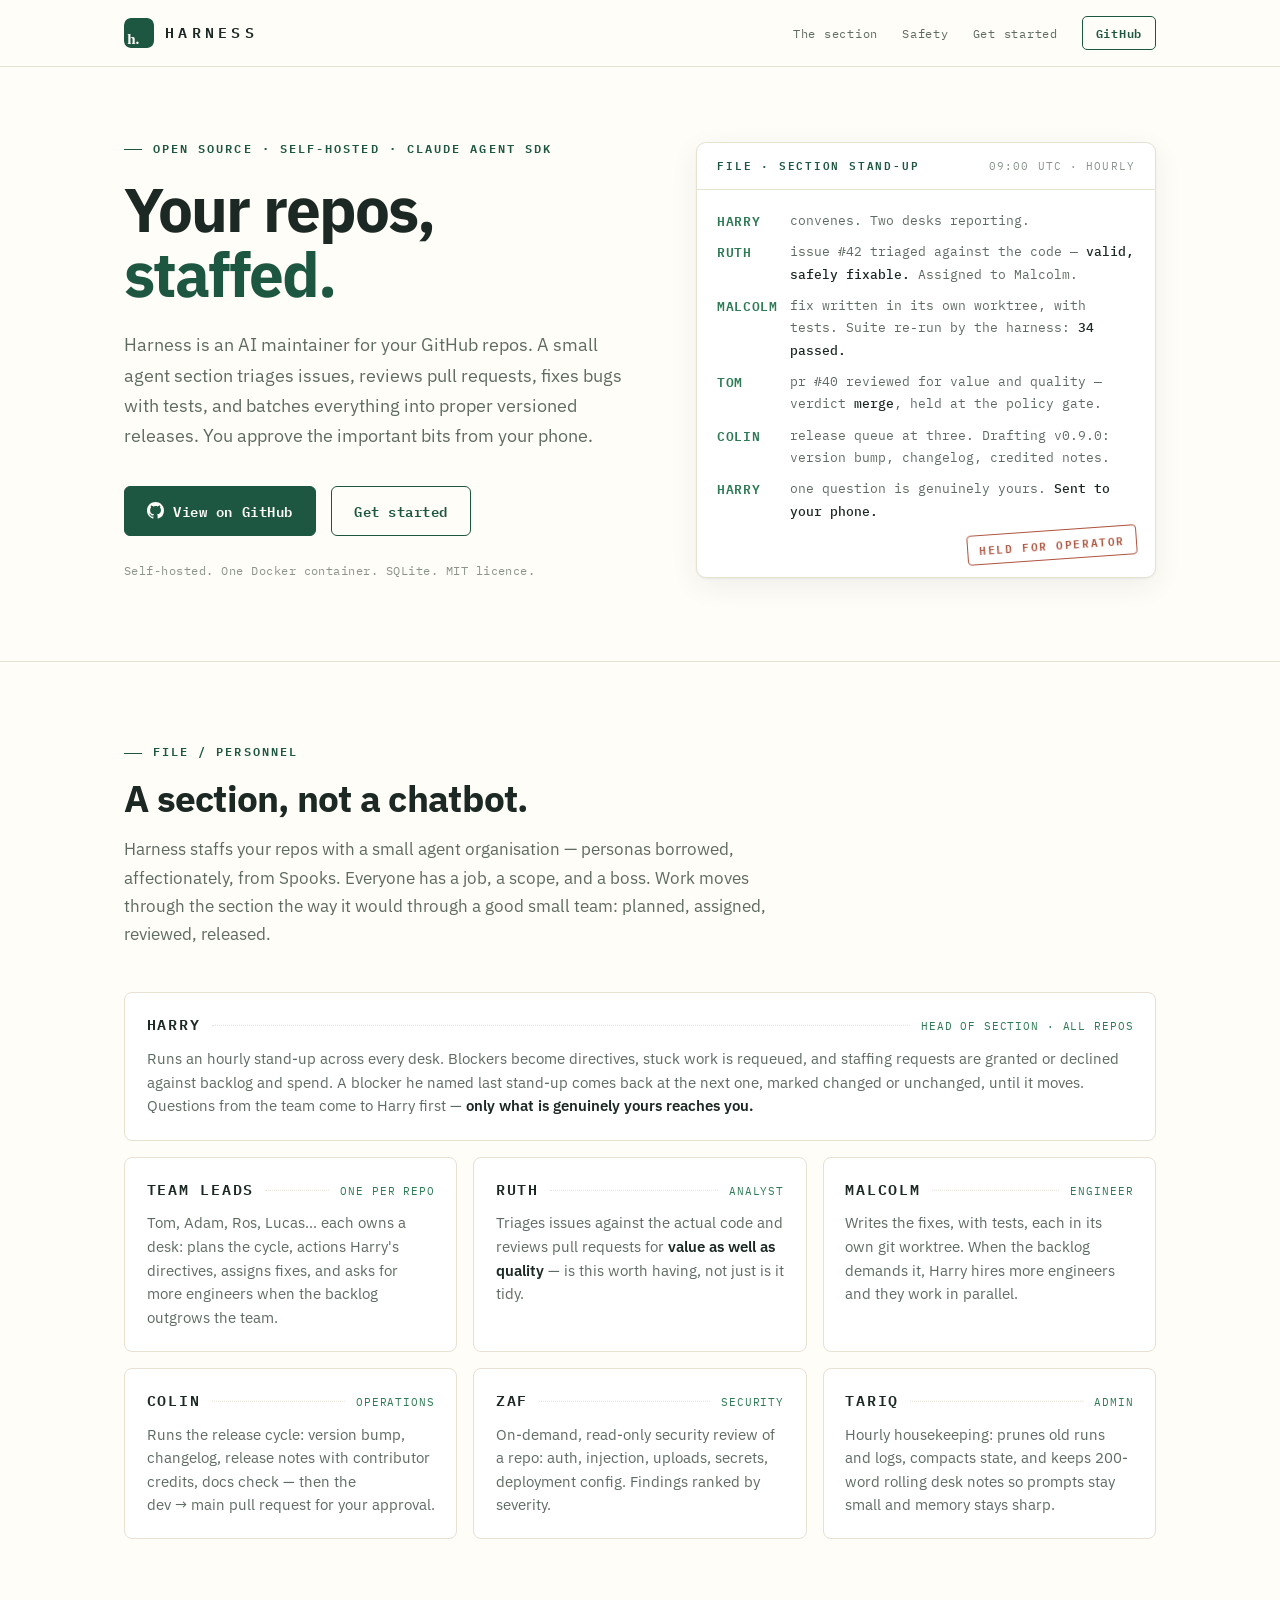
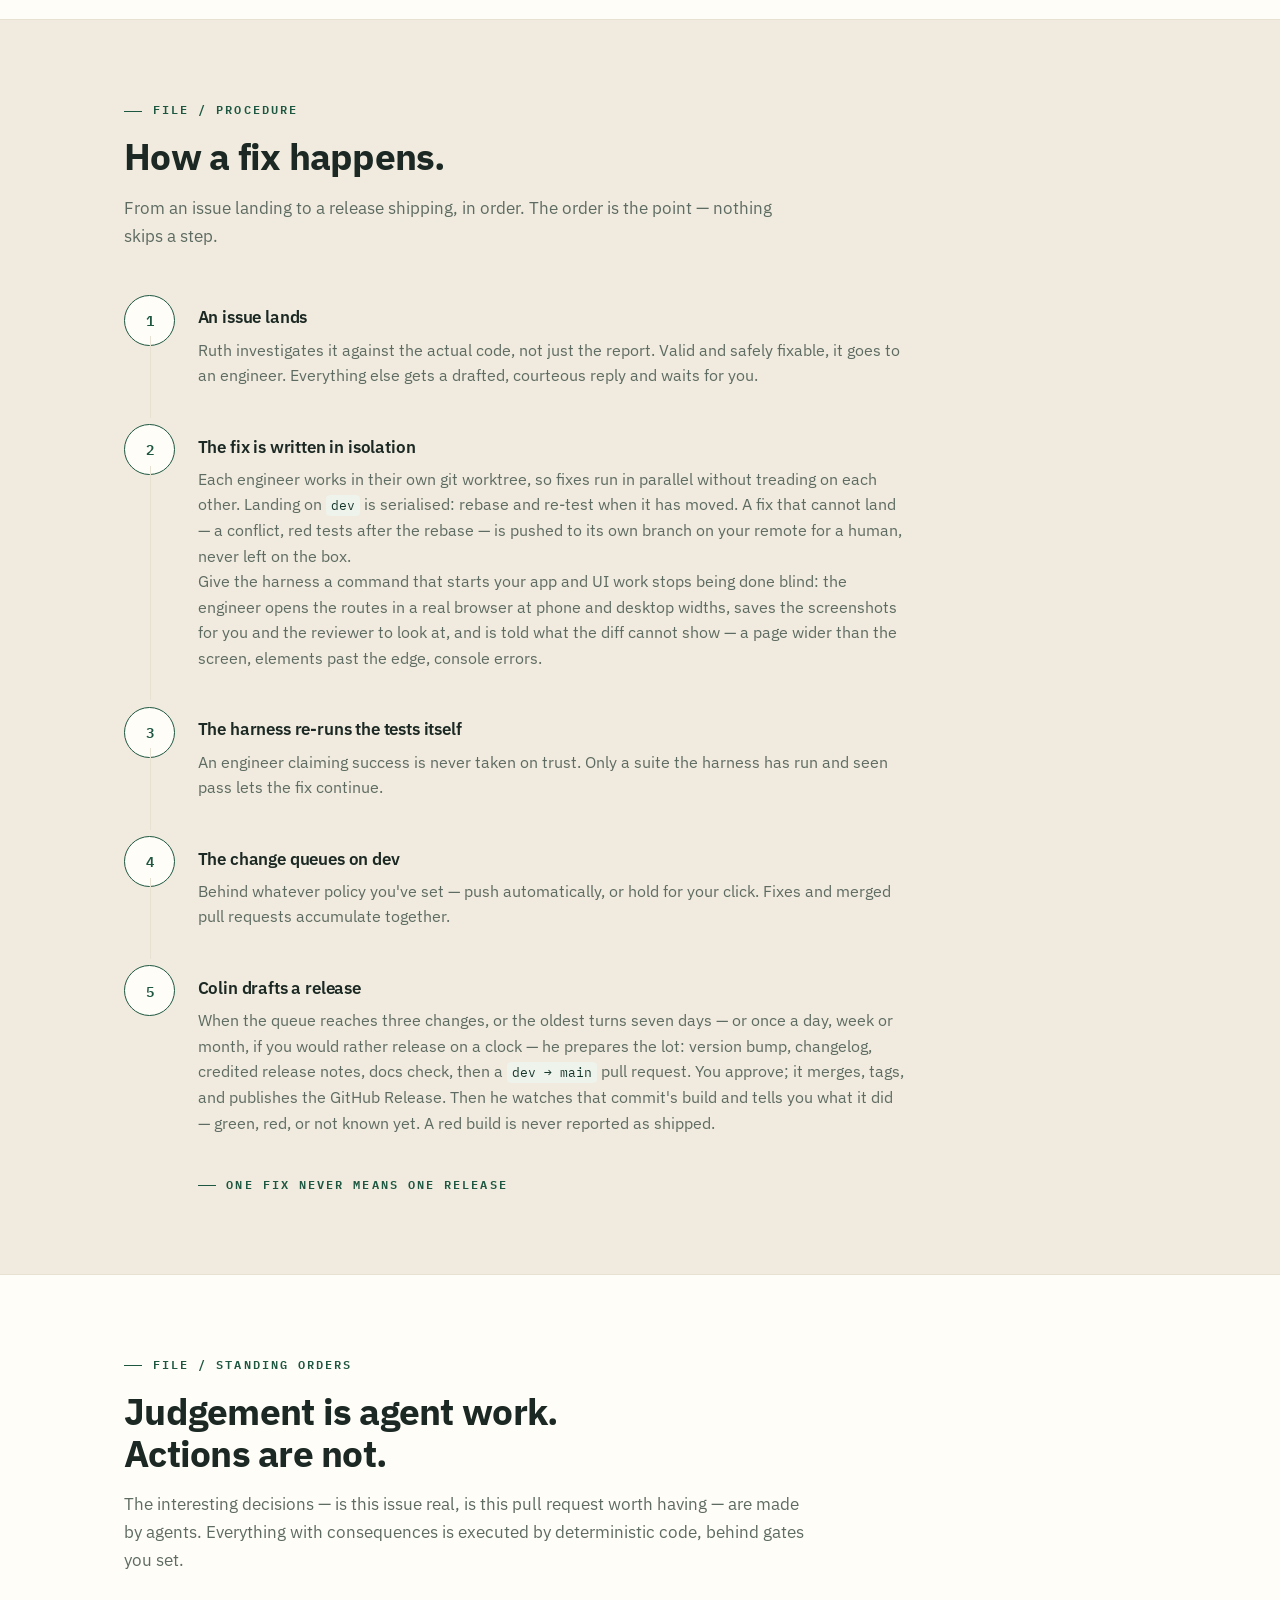
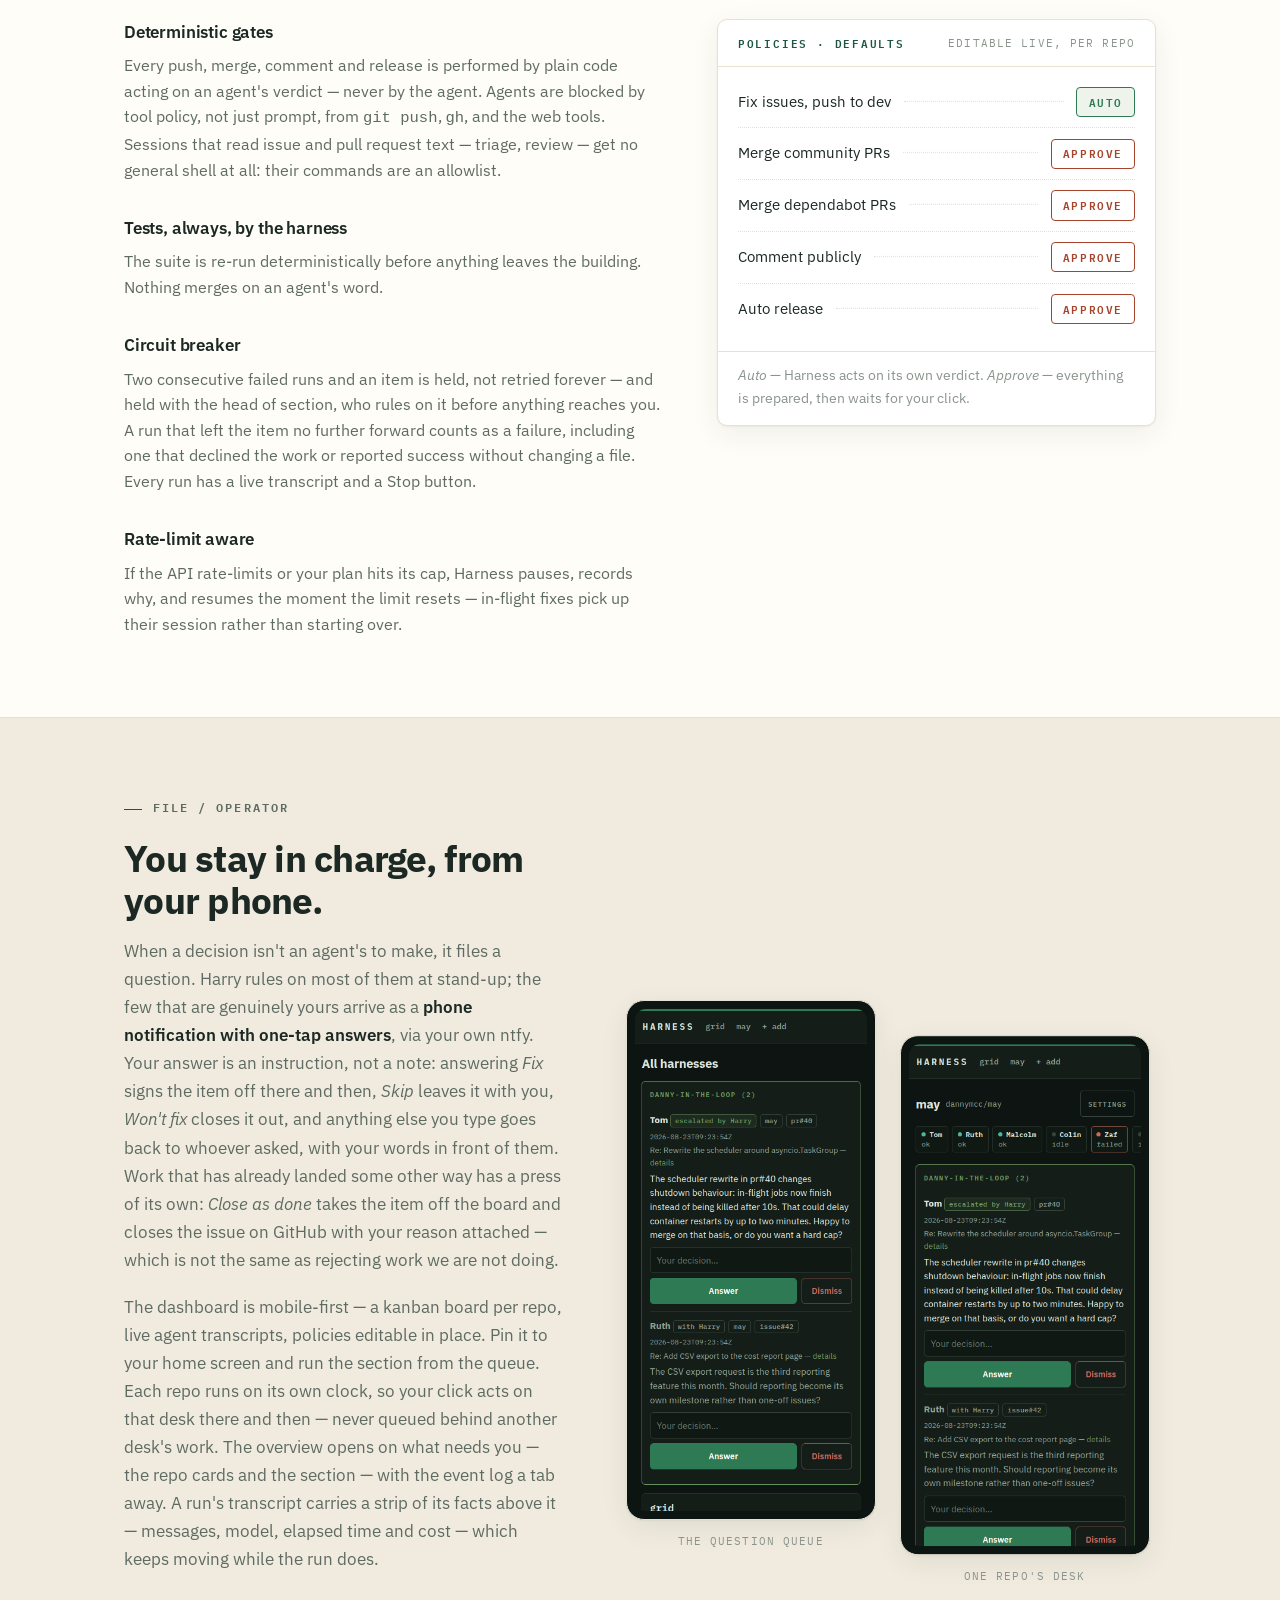
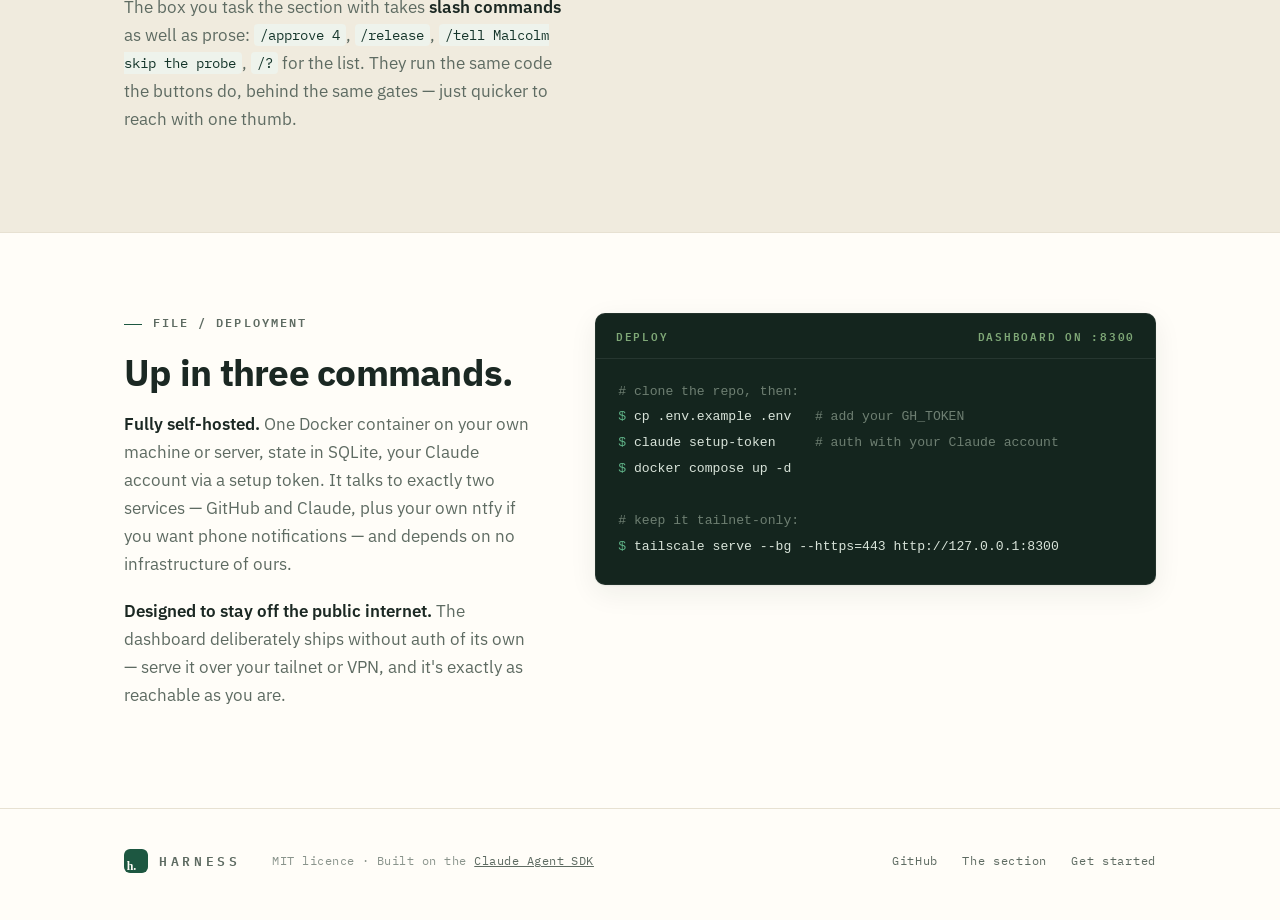
<file: site/index.html>
<!DOCTYPE html>
<html lang="en-GB">
<head>
<meta charset="utf-8">
<meta name="viewport" content="width=device-width, initial-scale=1">
<title>Harness — an AI maintainer for your GitHub repos</title>
<link rel="canonical" href="https://harness.dmcc.io/">
<meta name="description" content="Harness is a self-hosted AI maintainer for your GitHub repos: an agent section that triages issues, reviews PRs, fixes bugs with tests, and batches releases — with you approving the important bits. Built on the Claude Agent SDK. MIT licensed.">
<meta property="og:type" content="website">
<meta property="og:site_name" content="Harness">
<meta property="og:title" content="Harness — an AI maintainer for your GitHub repos">
<meta property="og:description" content="Harness is a self-hosted AI maintainer for your GitHub repos: an agent section that triages issues, reviews PRs, fixes bugs with tests, and batches releases — with you approving the important bits. Built on the Claude Agent SDK. MIT licensed.">
<meta property="og:url" content="https://harness.dmcc.io/">
<meta property="og:image" content="https://harness.dmcc.io/project-mobile.png">
<meta property="og:image:width" content="390">
<meta property="og:image:height" content="844">
<meta property="og:image:alt" content="The Harness dashboard on a phone: one repo's desk, with agent status and the operator question queue.">
<meta name="twitter:card" content="summary">
<meta name="twitter:title" content="Harness — an AI maintainer for your GitHub repos">
<meta name="twitter:description" content="A self-hosted AI maintainer built on the Claude Agent SDK. Judgement is agent work; every push, merge and release sits behind deterministic gates you control.">
<meta name="twitter:image" content="https://harness.dmcc.io/project-mobile.png">
<link rel="icon" href="icon.svg" type="image/svg+xml">
<link rel="preconnect" href="https://fonts.googleapis.com">
<link rel="preconnect" href="https://fonts.gstatic.com" crossorigin>
<link href="https://fonts.googleapis.com/css2?family=IBM+Plex+Mono:wght@400;500;600&family=IBM+Plex+Sans:wght@400;500;600;700&display=swap" rel="stylesheet">
<style>
  :root {
    --paper: #FFFDF8;
    --card: #FFFFFF;
    --ink: #1B2823;
    --muted: #5E6B62;
    --faint: #8A948C;
    --rule: #E7E1D2;
    --rule-soft: #F0EBDE;
    --green-deep: #14352A;
    --green: #1D5741;
    --green-mid: #2E7A55;
    --green-soft: #6C9A62;
    --green-wash: #EEF3EC;
    --brick: #A6432C;
    --code-bg: #14251E;
    --code-ink: #D9E4DA;
    --sans: "IBM Plex Sans", "Helvetica Neue", Arial, sans-serif;
    --mono: "IBM Plex Mono", "SFMono-Regular", Consolas, monospace;
    --shadow: 0 1px 2px rgba(27, 40, 35, 0.05), 0 8px 28px rgba(27, 40, 35, 0.07);
  }
  @media (prefers-color-scheme: dark) {
    :root {
      --paper: #0F1713;
      --card: #15201A;
      --ink: #E6ECE6;
      --muted: #9FAEA3;
      --faint: #718074;
      --rule: #263630;
      --rule-soft: #1D2B24;
      --green-deep: #DCE8DD;
      --green: #4C9A74;
      --green-mid: #5FB287;
      --green-soft: #7FA877;
      --green-wash: #1A2C23;
      --brick: #D0704F;
      --code-bg: #101C16;
      --code-ink: #CBDACC;
      --shadow: 0 1px 2px rgba(0, 0, 0, 0.4), 0 8px 28px rgba(0, 0, 0, 0.35);
    }
  }

  * { margin: 0; padding: 0; box-sizing: border-box; }
  html { scroll-behavior: smooth; }
  @media (prefers-reduced-motion: reduce) {
    html { scroll-behavior: auto; }
    *, *::before, *::after { animation: none !important; transition: none !important; }
  }
  body {
    font-family: var(--sans);
    background: var(--paper);
    color: var(--ink);
    font-size: 1.0625rem;
    line-height: 1.65;
    -webkit-font-smoothing: antialiased;
  }
  img { max-width: 100%; display: block; }
  a { color: var(--green); }
  a:focus-visible, button:focus-visible {
    outline: 2px solid var(--green-mid);
    outline-offset: 3px;
    border-radius: 2px;
  }
  ::selection { background: var(--green); color: #FFFDF8; }

  .wrap { max-width: 1080px; margin: 0 auto; padding: 0 24px; }

  /* ---------- mono file labels ---------- */
  .file-ref {
    font-family: var(--mono);
    font-size: 0.72rem;
    font-weight: 600;
    letter-spacing: 0.18em;
    text-transform: uppercase;
    color: var(--green);
  }
  .file-ref::before {
    content: "";
    display: inline-block;
    width: 1.6em;
    height: 1px;
    background: var(--green);
    vertical-align: middle;
    margin-right: 0.9em;
  }

  /* ---------- stamps & chips ---------- */
  .chip {
    display: inline-block;
    font-family: var(--mono);
    font-size: 0.68rem;
    font-weight: 500;
    letter-spacing: 0.08em;
    text-transform: uppercase;
    padding: 0.15rem 0.55rem;
    border: 1px solid var(--rule);
    border-radius: 4px;
    color: var(--muted);
    white-space: nowrap;
  }
  .stamp {
    display: inline-block;
    font-family: var(--mono);
    font-size: 0.7rem;
    font-weight: 600;
    letter-spacing: 0.14em;
    text-transform: uppercase;
    padding: 0.3rem 0.7rem;
    border: 1.5px solid currentColor;
    border-radius: 4px;
    white-space: nowrap;
  }
  .stamp-auto { color: var(--green-mid); background: var(--green-wash); }
  .stamp-approve { color: var(--brick); }

  /* ---------- header ---------- */
  .site-head {
    border-bottom: 1px solid var(--rule);
    background: var(--paper);
  }
  .site-head .wrap {
    display: flex;
    align-items: center;
    gap: 0.9rem;
    padding-top: 1rem;
    padding-bottom: 1rem;
  }
  .brand {
    display: flex;
    align-items: center;
    gap: 0.7rem;
    text-decoration: none;
    color: var(--ink);
  }
  .brand img { width: 30px; height: 30px; border-radius: 7px; }
  .brand span {
    font-family: var(--mono);
    font-weight: 600;
    font-size: 0.95rem;
    letter-spacing: 0.28em;
    text-transform: uppercase;
  }
  .site-nav {
    margin-left: auto;
    display: flex;
    align-items: center;
    gap: 1.5rem;
  }
  .site-nav a {
    font-family: var(--mono);
    font-size: 0.78rem;
    letter-spacing: 0.06em;
    text-decoration: none;
    color: var(--muted);
  }
  .site-nav a:hover { color: var(--green); }
  .site-nav .nav-gh {
    color: var(--green);
    border: 1.5px solid var(--green);
    border-radius: 5px;
    padding: 0.35rem 0.8rem;
    font-weight: 600;
  }
  .site-nav .nav-gh:hover { background: var(--green); color: var(--paper); }
  @media (max-width: 700px) {
    .site-nav a:not(.nav-gh) { display: none; }
  }

  /* ---------- hero ---------- */
  .hero { padding: 4.5rem 0 5rem; }
  .hero-grid {
    display: grid;
    grid-template-columns: minmax(0, 1.05fr) minmax(0, 0.95fr);
    gap: 4rem;
    align-items: center;
  }
  .hero h1 {
    font-size: clamp(2.5rem, 5.5vw, 3.9rem);
    line-height: 1.04;
    font-weight: 700;
    letter-spacing: -0.03em;
    margin: 1.2rem 0 1.4rem;
  }
  .hero h1 em {
    font-style: normal;
    color: var(--green);
  }
  .hero .lede {
    font-size: 1.15rem;
    color: var(--muted);
    max-width: 34em;
    margin-bottom: 2.2rem;
  }
  .cta-row { display: flex; flex-wrap: wrap; gap: 0.9rem; align-items: center; }
  .btn {
    display: inline-flex;
    align-items: center;
    gap: 0.55rem;
    font-family: var(--mono);
    font-size: 0.85rem;
    font-weight: 600;
    letter-spacing: 0.04em;
    text-decoration: none;
    padding: 0.8rem 1.4rem;
    border-radius: 6px;
    border: 1.5px solid var(--green);
  }
  .btn svg { width: 17px; height: 17px; flex: none; }
  .btn-solid { background: var(--green); color: #FFFDF8; }
  .btn-solid:hover { background: var(--green-deep); border-color: var(--green-deep); }
  @media (prefers-color-scheme: dark) {
    .btn-solid { color: #0F1713; }
    .btn-solid:hover { background: var(--green-mid); border-color: var(--green-mid); }
  }
  .btn-ghost { color: var(--green); }
  .btn-ghost:hover { background: var(--green-wash); }
  .hero-note {
    margin-top: 1.6rem;
    font-family: var(--mono);
    font-size: 0.75rem;
    color: var(--faint);
    letter-spacing: 0.04em;
  }

  /* ---------- stand-up log card (signature) ---------- */
  .logcard {
    position: relative;
    background: var(--card);
    border: 1px solid var(--rule);
    border-radius: 10px;
    box-shadow: var(--shadow);
    overflow: hidden;
  }
  .logcard-head {
    display: flex;
    align-items: baseline;
    justify-content: space-between;
    gap: 1rem;
    padding: 0.85rem 1.25rem;
    border-bottom: 1px solid var(--rule);
    font-family: var(--mono);
    font-size: 0.7rem;
    font-weight: 600;
    letter-spacing: 0.16em;
    text-transform: uppercase;
    color: var(--green);
  }
  .logcard-head .when { color: var(--faint); font-weight: 400; letter-spacing: 0.1em; }
  .logbody {
    padding: 1.25rem 1.25rem 3.4rem;
    font-family: var(--mono);
    font-size: 0.8rem;
    line-height: 1.75;
  }
  .logline {
    display: grid;
    grid-template-columns: 4.8em 1fr;
    gap: 0.9em;
    opacity: 0;
    animation: logline-in 0.45s ease forwards;
  }
  @keyframes logline-in {
    from { opacity: 0; transform: translateY(4px); }
    to { opacity: 1; transform: none; }
  }
  @media (prefers-reduced-motion: reduce) {
    .logline { opacity: 1; }
  }
  .logline .who {
    font-weight: 600;
    color: var(--green-mid);
    letter-spacing: 0.05em;
  }
  .logline .what { color: var(--muted); }
  .logline .what strong { color: var(--ink); font-weight: 500; }
  .logline + .logline { margin-top: 0.55rem; }
  .log-stamp {
    position: absolute;
    right: 1.1rem;
    bottom: 1.05rem;
    transform: rotate(-4deg);
    color: var(--brick);
    background: var(--card);
    opacity: 0;
    animation: stamp-in 0.3s ease 3.4s forwards;
  }
  @keyframes stamp-in {
    from { opacity: 0; transform: rotate(-4deg) scale(1.25); }
    to { opacity: 0.92; transform: rotate(-4deg) scale(1); }
  }
  @media (prefers-reduced-motion: reduce) {
    .log-stamp { opacity: 0.92; }
  }

  @media (max-width: 900px) {
    .hero { padding: 3rem 0 3.5rem; }
    .hero-grid { grid-template-columns: 1fr; gap: 3rem; }
  }

  /* ---------- generic section scaffolding ---------- */
  .band { padding: 5rem 0; border-top: 1px solid var(--rule); }
  .band-tinted { background: var(--rule-soft); }
  @media (prefers-color-scheme: dark) {
    .band-tinted { background: #121C16; }
  }
  .band h2 {
    font-size: clamp(1.7rem, 3.2vw, 2.3rem);
    font-weight: 700;
    letter-spacing: -0.02em;
    line-height: 1.15;
    margin: 1rem 0 1rem;
    max-width: 18em;
  }
  .band .band-intro {
    color: var(--muted);
    max-width: 40em;
    margin-bottom: 2.8rem;
  }
  @media (max-width: 700px) {
    .band { padding: 3.5rem 0; }
  }

  /* ---------- roster ---------- */
  .roster { display: grid; grid-template-columns: repeat(3, minmax(0, 1fr)); gap: 1rem; }
  .officer {
    background: var(--card);
    border: 1px solid var(--rule);
    border-radius: 8px;
    padding: 1.25rem 1.35rem 1.35rem;
  }
  .officer.lead { grid-column: 1 / -1; }
  .officer-top {
    display: flex;
    align-items: baseline;
    gap: 0.7rem;
    margin-bottom: 0.6rem;
  }
  .officer-name {
    font-family: var(--mono);
    font-weight: 600;
    font-size: 0.92rem;
    letter-spacing: 0.12em;
    text-transform: uppercase;
    color: var(--ink);
  }
  .officer-top .leader {
    flex: 1;
    border-bottom: 1px dotted var(--rule);
    transform: translateY(-0.25em);
    min-width: 1rem;
  }
  .officer-role {
    font-family: var(--mono);
    font-size: 0.68rem;
    letter-spacing: 0.08em;
    text-transform: uppercase;
    color: var(--green-mid);
    white-space: nowrap;
  }
  .officer p { font-size: 0.92rem; color: var(--muted); line-height: 1.6; }
  .officer p strong { color: var(--ink); font-weight: 600; }
  @media (max-width: 900px) { .roster { grid-template-columns: repeat(2, minmax(0, 1fr)); } }
  @media (max-width: 620px) { .roster { grid-template-columns: 1fr; } }

  /* ---------- fix pipeline ---------- */
  .pipeline { max-width: 46em; }
  .step {
    position: relative;
    display: grid;
    grid-template-columns: 3.2rem 1fr;
    gap: 1.4rem;
    padding-bottom: 2.2rem;
  }
  .step:last-child { padding-bottom: 0; }
  .step::before {
    content: "";
    position: absolute;
    left: 1.6rem;
    top: 2.6rem;
    bottom: 0.4rem;
    width: 1px;
    background: var(--rule);
  }
  .step:last-child::before { display: none; }
  .step-no {
    width: 3.2rem;
    height: 3.2rem;
    border: 1.5px solid var(--green);
    border-radius: 50%;
    display: flex;
    align-items: center;
    justify-content: center;
    font-family: var(--mono);
    font-weight: 600;
    font-size: 0.85rem;
    color: var(--green);
    background: var(--paper);
    flex: none;
  }
  .step h3 { font-size: 1.05rem; font-weight: 600; margin: 0.6rem 0 0.35rem; letter-spacing: -0.01em; }
  .step p { color: var(--muted); font-size: 0.97rem; }
  .step p code, .operator-copy p code, .prose code {
    font-family: var(--mono);
    font-size: 0.85em;
    background: var(--green-wash);
    color: var(--green-deep);
    border-radius: 4px;
    padding: 0.1em 0.4em;
  }
  @media (prefers-color-scheme: dark) {
    .step p code, .operator-copy p code, .prose code { color: var(--code-ink); }
  }
  .pipeline-coda {
    margin-top: 2.4rem;
    padding-left: 4.6rem;
  }
  @media (max-width: 620px) {
    .step { grid-template-columns: 2.4rem 1fr; gap: 1rem; }
    .step-no { width: 2.4rem; height: 2.4rem; font-size: 0.75rem; }
    .step::before { left: 1.2rem; top: 2rem; }
    .pipeline-coda { padding-left: 3.4rem; }
  }

  /* ---------- safety ---------- */
  .safety-grid {
    display: grid;
    grid-template-columns: minmax(0, 1.1fr) minmax(0, 0.9fr);
    gap: 3.5rem;
    align-items: start;
  }
  .safety-list { display: grid; gap: 2rem; }
  .safety-item h3 {
    font-size: 1.05rem;
    font-weight: 600;
    letter-spacing: -0.01em;
    margin-bottom: 0.4rem;
  }
  .safety-item p { color: var(--muted); font-size: 0.97rem; }
  .ledger {
    background: var(--card);
    border: 1px solid var(--rule);
    border-radius: 10px;
    box-shadow: var(--shadow);
    overflow: hidden;
  }
  .ledger-head {
    padding: 0.85rem 1.25rem;
    border-bottom: 1px solid var(--rule);
    font-family: var(--mono);
    font-size: 0.7rem;
    font-weight: 600;
    letter-spacing: 0.16em;
    text-transform: uppercase;
    color: var(--green);
    display: flex;
    justify-content: space-between;
    gap: 1rem;
  }
  .ledger-head .note { color: var(--faint); font-weight: 400; letter-spacing: 0.1em; }
  .ledger-rows { padding: 0.6rem 1.25rem 1rem; }
  .ledger-row {
    display: flex;
    align-items: baseline;
    gap: 0.8rem;
    padding: 0.65rem 0;
  }
  .ledger-row + .ledger-row { border-top: 1px dotted var(--rule); }
  .ledger-row .policy { font-size: 0.92rem; color: var(--ink); }
  .ledger-row .leader { flex: 1; border-bottom: 1px dotted var(--rule); transform: translateY(-0.3em); min-width: 1rem; }
  .ledger-foot {
    padding: 0.8rem 1.25rem 1rem;
    border-top: 1px solid var(--rule);
    font-size: 0.85rem;
    color: var(--faint);
  }
  @media (max-width: 900px) {
    .safety-grid { grid-template-columns: 1fr; gap: 2.5rem; }
  }

  /* ---------- operator / screenshots ---------- */
  .operator-grid {
    display: grid;
    grid-template-columns: minmax(0, 0.9fr) minmax(0, 1.1fr);
    gap: 3.5rem;
    align-items: center;
  }
  .operator-copy p { color: var(--muted); margin-bottom: 1.2rem; max-width: 34em; }
  .operator-copy p strong { color: var(--ink); font-weight: 600; }
  .phones {
    display: flex;
    gap: 1.5rem;
    justify-content: center;
    align-items: flex-start;
  }
  .phone { flex: 0 1 250px; min-width: 0; }
  .phone-frame {
    border: 1px solid var(--rule);
    background: #0D1512;
    border-radius: 18px;
    padding: 8px;
    box-shadow: var(--shadow);
  }
  .phone-frame img { border-radius: 11px; width: 100%; height: auto; }
  .phone figcaption {
    margin-top: 0.8rem;
    text-align: center;
    font-family: var(--mono);
    font-size: 0.7rem;
    letter-spacing: 0.1em;
    text-transform: uppercase;
    color: var(--faint);
  }
  .phone:nth-child(2) { transform: translateY(2.2rem); }
  @media (max-width: 900px) {
    .operator-grid { grid-template-columns: 1fr; }
    .phone:nth-child(2) { transform: none; }
  }
  @media (max-width: 560px) {
    .phones { flex-direction: column; align-items: center; }
    .phone { flex-basis: auto; width: min(280px, 100%); }
  }

  /* ---------- get started ---------- */
  .start-grid {
    display: grid;
    grid-template-columns: minmax(0, 0.85fr) minmax(0, 1.15fr);
    gap: 3.5rem;
    align-items: start;
  }
  .start-copy p { color: var(--muted); margin-bottom: 1.2rem; max-width: 32em; }
  .start-copy p strong { color: var(--ink); font-weight: 600; }
  .terminal {
    background: var(--code-bg);
    border-radius: 10px;
    box-shadow: var(--shadow);
    overflow: hidden;
    border: 1px solid rgba(255, 253, 248, 0.06);
  }
  .terminal-head {
    display: flex;
    justify-content: space-between;
    align-items: baseline;
    gap: 1rem;
    padding: 0.8rem 1.25rem;
    border-bottom: 1px solid rgba(255, 253, 248, 0.08);
    font-family: var(--mono);
    font-size: 0.68rem;
    font-weight: 600;
    letter-spacing: 0.16em;
    text-transform: uppercase;
    color: #7FA877;
  }
  .terminal pre {
    padding: 1.25rem 1.4rem 1.5rem;
    overflow-x: auto;
    font-family: var(--mono);
    font-size: 0.82rem;
    line-height: 1.9;
    color: var(--code-ink);
  }
  .terminal .cmt { color: #6E7F72; }
  .terminal .prompt { color: #5FB287; user-select: none; }
  @media (max-width: 900px) {
    .start-grid { grid-template-columns: 1fr; gap: 2.2rem; }
  }

  /* ---------- footer ---------- */
  .site-foot {
    border-top: 1px solid var(--rule);
    padding: 2.5rem 0 3rem;
  }
  .site-foot .wrap {
    display: flex;
    flex-wrap: wrap;
    align-items: center;
    gap: 1rem 2rem;
  }
  .site-foot .brand img { width: 24px; height: 24px; border-radius: 6px; }
  .site-foot .brand span { font-size: 0.8rem; }
  .site-foot p {
    font-family: var(--mono);
    font-size: 0.75rem;
    color: var(--faint);
    letter-spacing: 0.04em;
  }
  .site-foot a { color: var(--muted); }
  .site-foot .foot-links { margin-left: auto; display: flex; gap: 1.5rem; }
  .site-foot .foot-links a {
    font-family: var(--mono);
    font-size: 0.75rem;
    letter-spacing: 0.06em;
    text-decoration: none;
  }
  .site-foot .foot-links a:hover { color: var(--green); }
</style>
</head>
<body>

<header class="site-head">
  <div class="wrap">
    <a class="brand" href="#">
      <img src="icon.svg" alt="" width="30" height="30">
      <span>Harness</span>
    </a>
    <nav class="site-nav" aria-label="Site">
      <a href="#section">The section</a>
      <a href="#safety">Safety</a>
      <a href="#start">Get started</a>
      <a class="nav-gh" href="https://github.com/dannymcc/harness">GitHub</a>
    </nav>
  </div>
</header>

<main>
  <section class="hero">
    <div class="wrap hero-grid">
      <div>
        <p class="file-ref">Open source · Self-hosted · Claude Agent SDK</p>
        <h1>Your repos, <em>staffed.</em></h1>
        <p class="lede">Harness is an AI maintainer for your GitHub repos. A small agent
          section triages issues, reviews pull requests, fixes bugs with tests, and
          batches everything into proper versioned releases. You approve the important
          bits from your phone.</p>
        <div class="cta-row">
          <a class="btn btn-solid" href="https://github.com/dannymcc/harness">
            <svg viewBox="0 0 16 16" fill="currentColor" aria-hidden="true"><path d="M8 0C3.58 0 0 3.58 0 8c0 3.54 2.29 6.53 5.47 7.59.4.07.55-.17.55-.38 0-.19-.01-.82-.01-1.49-2.01.37-2.53-.49-2.69-.94-.09-.23-.48-.94-.82-1.13-.28-.15-.68-.52-.01-.53.63-.01 1.08.58 1.23.82.72 1.21 1.87.87 2.33.66.07-.52.28-.87.51-1.07-1.78-.2-3.64-.89-3.64-3.95 0-.87.31-1.59.82-2.15-.08-.2-.36-1.02.08-2.12 0 0 .67-.21 2.2.82a7.5 7.5 0 0 1 2-.27c.68 0 1.36.09 2 .27 1.53-1.04 2.2-.82 2.2-.82.44 1.1.16 1.92.08 2.12.51.56.82 1.27.82 2.15 0 3.07-1.87 3.75-3.65 3.95.29.25.54.73.54 1.48 0 1.07-.01 1.93-.01 2.2 0 .21.15.46.55.38A8.01 8.01 0 0 0 16 8c0-4.42-3.58-8-8-8Z"/></svg>
            View on GitHub
          </a>
          <a class="btn btn-ghost" href="#start">Get started</a>
        </div>
        <p class="hero-note">Self-hosted. One Docker container. SQLite. MIT licence.</p>
      </div>

      <div class="logcard" aria-label="Example stand-up log">
        <div class="logcard-head">
          <span>File · Section stand-up</span>
          <span class="when">09:00 UTC · Hourly</span>
        </div>
        <div class="logbody">
          <p class="logline" style="animation-delay: 0.3s"><span class="who">HARRY</span><span class="what">convenes. Two desks reporting.</span></p>
          <p class="logline" style="animation-delay: 0.8s"><span class="who">RUTH</span><span class="what">issue #42 triaged against the code — <strong>valid, safely fixable.</strong> Assigned to Malcolm.</span></p>
          <p class="logline" style="animation-delay: 1.3s"><span class="who">MALCOLM</span><span class="what">fix written in its own worktree, with tests. Suite re-run by the harness: <strong>34 passed.</strong></span></p>
          <p class="logline" style="animation-delay: 1.8s"><span class="who">TOM</span><span class="what">pr #40 reviewed for value and quality — verdict <strong>merge</strong>, held at the policy gate.</span></p>
          <p class="logline" style="animation-delay: 2.3s"><span class="who">COLIN</span><span class="what">release queue at three. Drafting v0.9.0: version bump, changelog, credited notes.</span></p>
          <p class="logline" style="animation-delay: 2.8s"><span class="who">HARRY</span><span class="what">one question is genuinely yours. <strong>Sent to your phone.</strong></span></p>
        </div>
        <span class="stamp log-stamp">Held for operator</span>
      </div>
    </div>
  </section>

  <section class="band" id="section">
    <div class="wrap">
      <p class="file-ref">File / Personnel</p>
      <h2>A section, not a chatbot.</h2>
      <p class="band-intro">Harness staffs your repos with a small agent organisation —
        personas borrowed, affectionately, from Spooks. Everyone has a job, a scope,
        and a boss. Work moves through the section the way it would through a good
        small team: planned, assigned, reviewed, released.</p>

      <div class="roster">
        <div class="officer lead">
          <div class="officer-top">
            <span class="officer-name">Harry</span>
            <span class="leader"></span>
            <span class="officer-role">Head of section · all repos</span>
          </div>
          <p>Runs an hourly stand-up across every desk. Blockers become directives,
            stuck work is requeued, and staffing requests are granted or declined
            against backlog and spend. A blocker he named last stand-up comes back at
            the next one, marked changed or unchanged, until it moves. Questions from
            the team come to Harry first —
            <strong>only what is genuinely yours reaches you.</strong></p>
        </div>

        <div class="officer">
          <div class="officer-top">
            <span class="officer-name">Team leads</span>
            <span class="leader"></span>
            <span class="officer-role">One per repo</span>
          </div>
          <p>Tom, Adam, Ros, Lucas… each owns a desk: plans the cycle, actions
            Harry's directives, assigns fixes, and asks for more engineers when the
            backlog outgrows the team.</p>
        </div>

        <div class="officer">
          <div class="officer-top">
            <span class="officer-name">Ruth</span>
            <span class="leader"></span>
            <span class="officer-role">Analyst</span>
          </div>
          <p>Triages issues against the actual code and reviews pull requests for
            <strong>value as well as quality</strong> — is this worth having, not
            just is it tidy.</p>
        </div>

        <div class="officer">
          <div class="officer-top">
            <span class="officer-name">Malcolm</span>
            <span class="leader"></span>
            <span class="officer-role">Engineer</span>
          </div>
          <p>Writes the fixes, with tests, each in its own git worktree. When the
            backlog demands it, Harry hires more engineers and they work in
            parallel.</p>
        </div>

        <div class="officer">
          <div class="officer-top">
            <span class="officer-name">Colin</span>
            <span class="leader"></span>
            <span class="officer-role">Operations</span>
          </div>
          <p>Runs the release cycle: version bump, changelog, release notes with
            contributor credits, docs check — then the dev&nbsp;→&nbsp;main pull
            request for your approval.</p>
        </div>

        <div class="officer">
          <div class="officer-top">
            <span class="officer-name">Zaf</span>
            <span class="leader"></span>
            <span class="officer-role">Security</span>
          </div>
          <p>On-demand, read-only security review of a repo: auth, injection,
            uploads, secrets, deployment config. Findings ranked by severity.</p>
        </div>

        <div class="officer">
          <div class="officer-top">
            <span class="officer-name">Tariq</span>
            <span class="leader"></span>
            <span class="officer-role">Admin</span>
          </div>
          <p>Hourly housekeeping: prunes old runs and logs, compacts state, and
            keeps 200-word rolling desk notes so prompts stay small and memory
            stays sharp.</p>
        </div>
      </div>
    </div>
  </section>

  <section class="band band-tinted" id="how">
    <div class="wrap">
      <p class="file-ref">File / Procedure</p>
      <h2>How a fix happens.</h2>
      <p class="band-intro">From an issue landing to a release shipping, in order.
        The order is the point — nothing skips a step.</p>

      <div class="pipeline">
        <div class="step">
          <div class="step-no">1</div>
          <div>
            <h3>An issue lands</h3>
            <p>Ruth investigates it against the actual code, not just the report.
              Valid and safely fixable, it goes to an engineer. Everything else gets
              a drafted, courteous reply and waits for you.</p>
          </div>
        </div>
        <div class="step">
          <div class="step-no">2</div>
          <div>
            <h3>The fix is written in isolation</h3>
            <p>Each engineer works in their own git worktree, so fixes run in
              parallel without treading on each other. Landing on <code>dev</code>
              is serialised: rebase and re-test when it has moved. A fix that
              cannot land — a conflict, red tests after the rebase — is pushed
              to its own branch on your remote for a human, never left on the
              box.</p>
            <p>Give the harness a command that starts your app and UI work
              stops being done blind: the engineer opens the routes in a real
              browser at phone and desktop widths, saves the screenshots for
              you and the reviewer to look at, and is told what the diff
              cannot show — a page wider than the screen, elements past the
              edge, console errors.</p>
          </div>
        </div>
        <div class="step">
          <div class="step-no">3</div>
          <div>
            <h3>The harness re-runs the tests itself</h3>
            <p>An engineer claiming success is never taken on trust. Only a suite
              the harness has run and seen pass lets the fix continue.</p>
          </div>
        </div>
        <div class="step">
          <div class="step-no">4</div>
          <div>
            <h3>The change queues on dev</h3>
            <p>Behind whatever policy you've set — push automatically, or hold for
              your click. Fixes and merged pull requests accumulate together.</p>
          </div>
        </div>
        <div class="step">
          <div class="step-no">5</div>
          <div>
            <h3>Colin drafts a release</h3>
            <p>When the queue reaches three changes, or the oldest turns seven days
              — or once a day, week or month, if you would rather release on a
              clock — he prepares the lot: version bump, changelog, credited
              release notes, docs check, then a
              <code>dev&nbsp;→&nbsp;main</code> pull request. You
              approve; it merges, tags, and publishes the GitHub Release. Then
              he watches that commit's build and tells you what it did — green,
              red, or not known yet. A red build is never reported as shipped.</p>
          </div>
        </div>
      </div>
      <p class="pipeline-coda file-ref">One fix never means one release</p>
    </div>
  </section>

  <section class="band" id="safety">
    <div class="wrap">
      <p class="file-ref">File / Standing orders</p>
      <h2>Judgement is agent work.<br>Actions are not.</h2>
      <p class="band-intro">The interesting decisions — is this issue real, is this
        pull request worth having — are made by agents. Everything with
        consequences is executed by deterministic code, behind gates you set.</p>

      <div class="safety-grid">
        <div class="safety-list">
          <div class="safety-item">
            <h3>Deterministic gates</h3>
            <p>Every push, merge, comment and release is performed by plain code
              acting on an agent's verdict — never by the agent. Agents are blocked
              by tool policy, not just prompt, from <code>git push</code>,
              <code>gh</code>, and the web tools. Sessions that read issue and
              pull request text — triage, review — get no general shell at all:
              their commands are an allowlist.</p>
          </div>
          <div class="safety-item">
            <h3>Tests, always, by the harness</h3>
            <p>The suite is re-run deterministically before anything leaves the
              building. Nothing merges on an agent's word.</p>
          </div>
          <div class="safety-item">
            <h3>Circuit breaker</h3>
            <p>Two consecutive failed runs and an item is held, not retried
              forever — and held with the head of section, who rules on it
              before anything reaches you. A run that left the item no
              further forward counts as a failure, including one that
              declined the work or reported success without changing a file.
              Every run has a live transcript and a Stop button.</p>
          </div>
          <div class="safety-item">
            <h3>Rate-limit aware</h3>
            <p>If the API rate-limits or your plan hits its cap, Harness pauses,
              records why, and resumes the moment the limit resets — in-flight
              fixes pick up their session rather than starting over.</p>
          </div>
        </div>

        <div class="ledger" aria-label="Default approval policies">
          <div class="ledger-head">
            <span>Policies · Defaults</span>
            <span class="note">Editable live, per repo</span>
          </div>
          <div class="ledger-rows">
            <div class="ledger-row">
              <span class="policy">Fix issues, push to dev</span>
              <span class="leader"></span>
              <span class="stamp stamp-auto">Auto</span>
            </div>
            <div class="ledger-row">
              <span class="policy">Merge community PRs</span>
              <span class="leader"></span>
              <span class="stamp stamp-approve">Approve</span>
            </div>
            <div class="ledger-row">
              <span class="policy">Merge dependabot PRs</span>
              <span class="leader"></span>
              <span class="stamp stamp-approve">Approve</span>
            </div>
            <div class="ledger-row">
              <span class="policy">Comment publicly</span>
              <span class="leader"></span>
              <span class="stamp stamp-approve">Approve</span>
            </div>
            <div class="ledger-row">
              <span class="policy">Auto release</span>
              <span class="leader"></span>
              <span class="stamp stamp-approve">Approve</span>
            </div>
          </div>
          <div class="ledger-foot">
            <em>Auto</em> — Harness acts on its own verdict.
            <em>Approve</em> — everything is prepared, then waits for your click.
          </div>
        </div>
      </div>
    </div>
  </section>

  <section class="band band-tinted" id="operator">
    <div class="wrap operator-grid">
      <div class="operator-copy">
        <p class="file-ref">File / Operator</p>
        <h2>You stay in charge, from your phone.</h2>
        <p>When a decision isn't an agent's to make, it files a question. Harry
          rules on most of them at stand-up; the few that are genuinely yours
          arrive as a <strong>phone notification with one-tap answers</strong>, via
          your own ntfy. Your answer is an instruction, not a note: answering
          <em>Fix</em> signs the item off there and then, <em>Skip</em> leaves
          it with you, <em>Won't fix</em> closes it out, and anything else you
          type goes back to whoever asked, with your words in front of them.
          Work that has already landed some other way has a press of its own:
          <em>Close as done</em> takes the item off the board and closes the
          issue on GitHub with your reason attached — which is not the same as
          rejecting work we are not doing.</p>
        <p>The dashboard is mobile-first — a kanban board per repo, live agent
          transcripts, policies editable in place. Pin it to your home screen and
          run the section from the queue. Each repo runs on its own clock, so
          your click acts on that desk there and then — never queued behind
          another desk's work. The overview opens on what needs you —
          the repo cards and the section — with the event log a tab away. A run's
          transcript carries a strip of its facts above it — messages, model,
          elapsed time and cost — which keeps moving while the run does.</p>
        <p>The box you task the section with takes <strong>slash commands</strong>
          as well as prose: <code>/approve 4</code>, <code>/release</code>,
          <code>/tell Malcolm skip the probe</code>, <code>/?</code> for the list.
          They run the same code the buttons do, behind the same gates — just
          quicker to reach with one thumb.</p>
      </div>
      <div class="phones">
        <figure class="phone">
          <div class="phone-frame">
            <img src="overview-mobile.png" alt="Harness overview dashboard on a phone: the operator question queue, with escalated questions from Tom and Ruth and one-tap Answer buttons" width="390" height="844" loading="lazy">
          </div>
          <figcaption>The question queue</figcaption>
        </figure>
        <figure class="phone">
          <div class="phone-frame">
            <img src="project-mobile.png" alt="Harness project page on a phone: the desk for one repo, with agent status chips for Tom, Ruth, Malcolm, Colin and Zaf" width="390" height="844" loading="lazy">
          </div>
          <figcaption>One repo's desk</figcaption>
        </figure>
      </div>
    </div>
  </section>

  <section class="band" id="start">
    <div class="wrap start-grid">
      <div class="start-copy">
        <p class="file-ref">File / Deployment</p>
        <h2>Up in three commands.</h2>
        <p><strong>Fully self-hosted.</strong> One Docker container on your own
          machine or server, state in SQLite, your Claude account via a setup
          token. It talks to exactly two services — GitHub and Claude, plus your
          own ntfy if you want phone notifications — and depends on no
          infrastructure of ours.</p>
        <p><strong>Designed to stay off the public internet.</strong> The dashboard
          deliberately ships without auth of its own — serve it over your tailnet
          or VPN, and it's exactly as reachable as you are.</p>
      </div>
      <div class="terminal">
        <div class="terminal-head">
          <span>Deploy</span>
          <span>Dashboard on :8300</span>
        </div>
        <pre><code><span class="cmt"># clone the repo, then:</span>
<span class="prompt">$</span> cp .env.example .env   <span class="cmt"># add your GH_TOKEN</span>
<span class="prompt">$</span> claude setup-token     <span class="cmt"># auth with your Claude account</span>
<span class="prompt">$</span> docker compose up -d

<span class="cmt"># keep it tailnet-only:</span>
<span class="prompt">$</span> tailscale serve --bg --https=443 http://127.0.0.1:8300</code></pre>
      </div>
    </div>
  </section>
</main>

<footer class="site-foot">
  <div class="wrap">
    <a class="brand" href="#">
      <img src="icon.svg" alt="" width="24" height="24">
      <span>Harness</span>
    </a>
    <p>MIT licence · Built on the <a href="https://docs.claude.com/en/api/agent-sdk/overview">Claude Agent SDK</a></p>
    <div class="foot-links">
      <a href="https://github.com/dannymcc/harness">GitHub</a>
      <a href="#section">The section</a>
      <a href="#start">Get started</a>
    </div>
  </div>
</footer>

</body>
</html>
</file>
